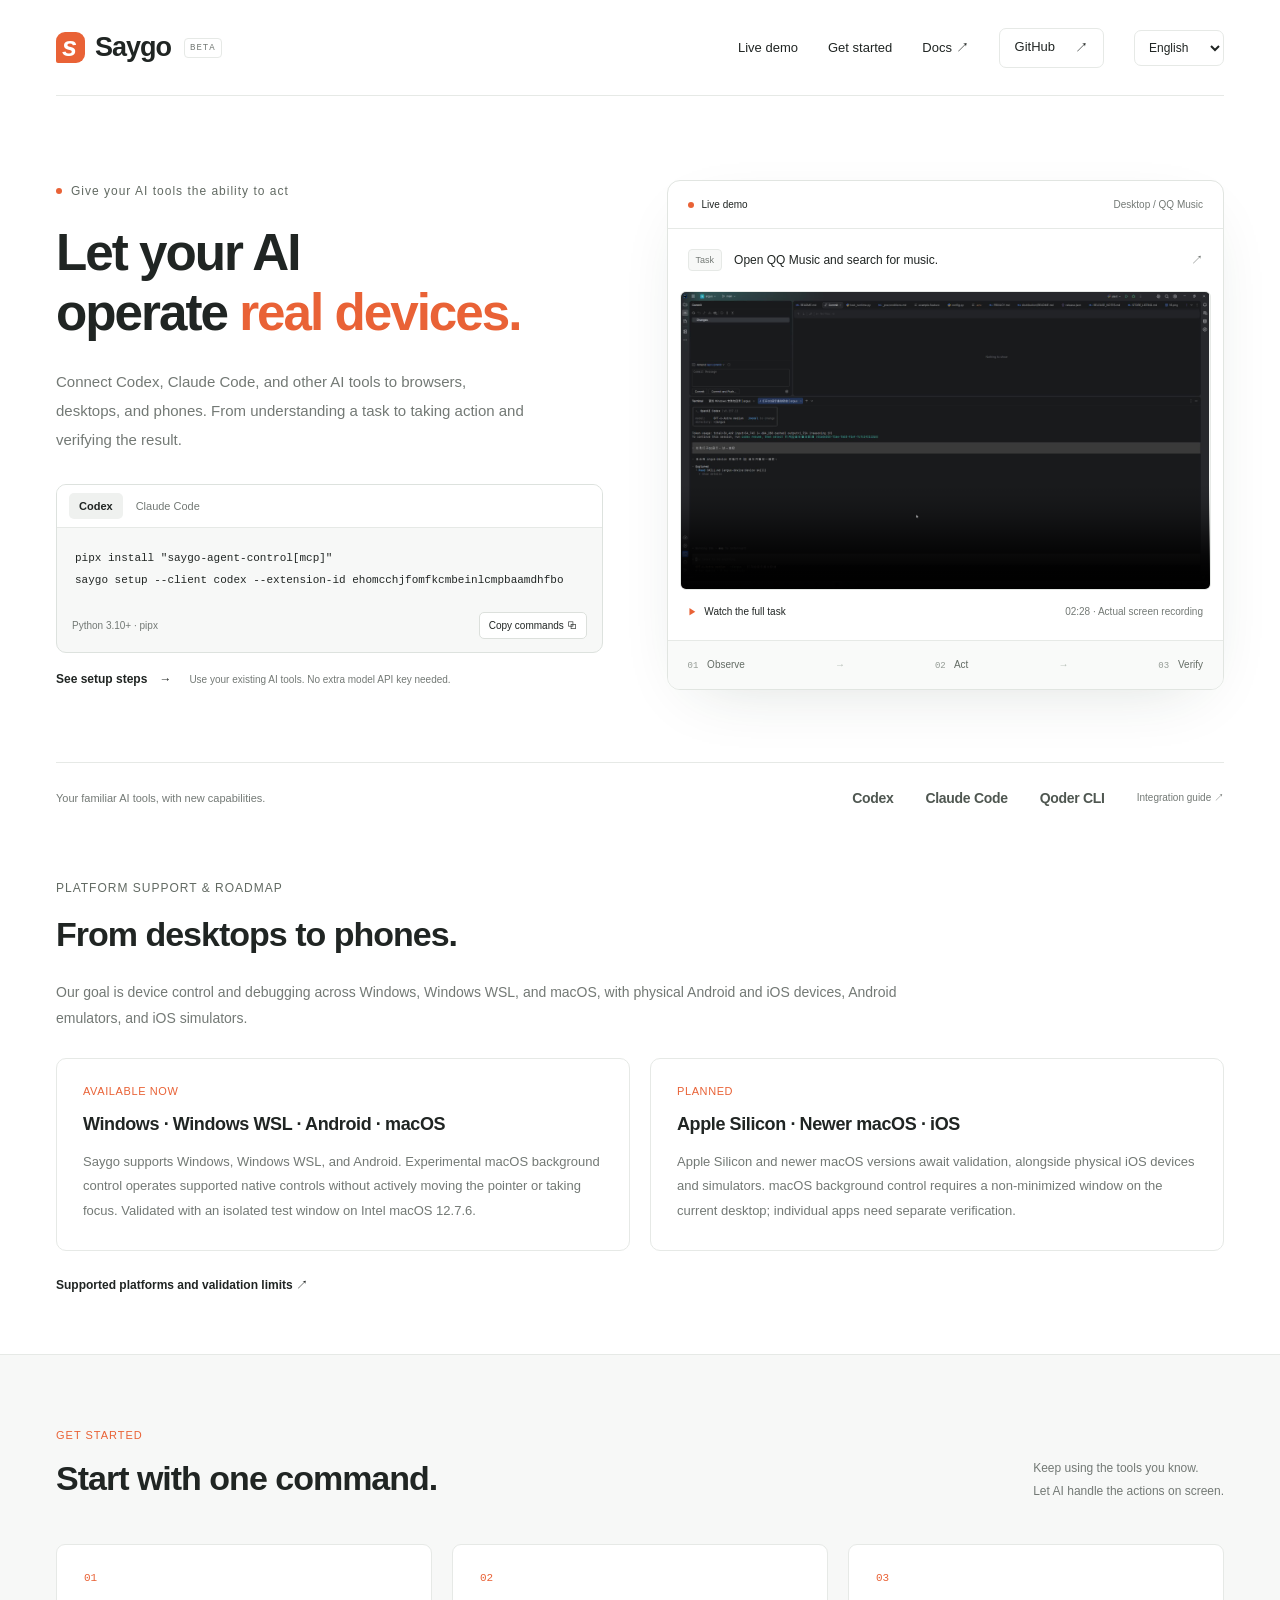
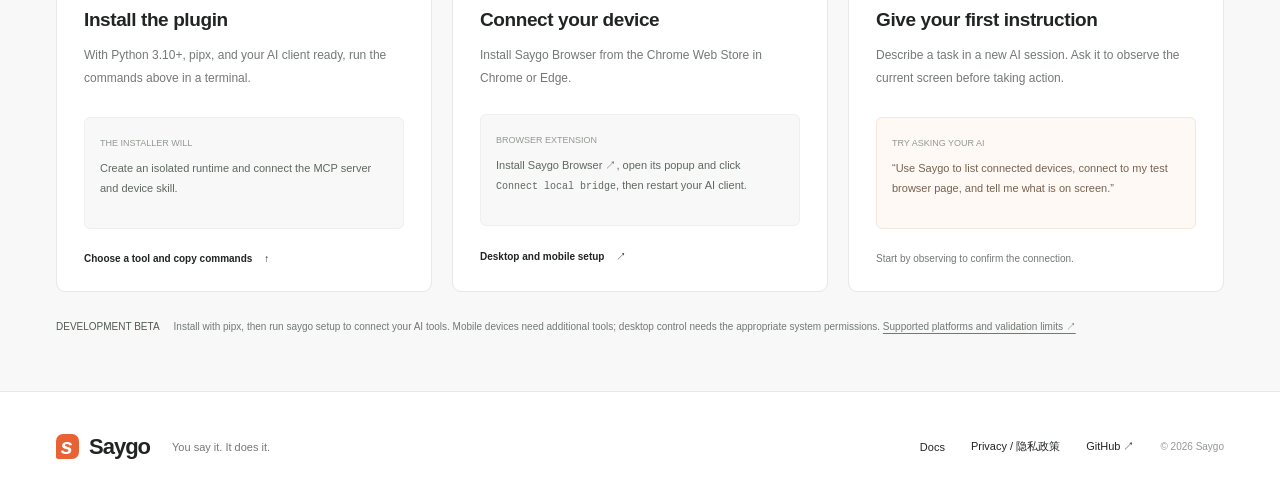
<file: website-project/index.html>
<!doctype html>
<html lang="zh-CN">
<head>
  <meta charset="UTF-8">
  <meta name="viewport" content="width=device-width, initial-scale=1">
  <meta name="description" content="为 Codex、Claude Code 等 AI 工具连接浏览器、桌面和手机。通过命令行安装 Saygo 插件，让 AI 观察界面、执行操作并确认结果。">
  <title>Saygo — 让你的 AI，操作真实设备。</title>
  <link rel="canonical" href="https://saygo.work/">
  <link rel="icon" href="favicon.svg" type="image/svg+xml">
  <meta property="og:type" content="website">
  <meta property="og:site_name" content="Saygo">
  <meta property="og:title" content="Saygo — 让你的 AI，操作真实设备。">
  <meta property="og:description" content="为 Codex、Claude Code 等 AI 工具连接浏览器、桌面和手机。">
  <meta property="og:url" content="https://saygo.work/">
  <link rel="stylesheet" href="styles.css">
  <script src="site-config.js" defer></script>
  <script src="i18n.js" defer></script>
  <script src="app.js" defer></script>
</head>
<body>
<a class="skip-link" href="#main" data-i18n="skip">跳到主要内容</a>
<header class="navigation wrap">
  <a class="brand" href="#" aria-label="Saygo 首页" data-i18n-aria="homeLabel"><span class="brand-icon" aria-hidden="true">s</span>Saygo<span class="beta">BETA</span></a>
  <nav aria-label="主导航" data-i18n-aria="navLabel">
    <a href="#film" data-i18n="navDemo">实机演示</a><a href="#quickstart" data-i18n="navStart">接入指南</a><a class="desktop-link" href="https://github.com/WilliamSkyWalker/saygo/blob/main/docs/agent-control.md" data-i18n="navDocs">文档 ↗</a><a class="github-link" href="https://github.com/WilliamSkyWalker/saygo">GitHub <span aria-hidden="true">↗</span></a>
    <label class="language-picker"><span class="sr-only" data-i18n="languageLabel">选择语言</span><select id="site-language"><option value="zh" lang="zh-CN">简体中文</option><option value="en" lang="en">English</option></select></label>
  </nav>
</header>
<main id="main">
  <section class="hero wrap" aria-labelledby="hero-title">
    <div class="hero-copy">
      <p class="eyebrow" data-i18n-html="eyebrow"><span class="status-dot"></span> 为你的 AI 工具扩展行动能力</p>
      <h1 id="hero-title" data-i18n-html="heroTitle">让你的 AI，<br>操作<span>真实设备。</span></h1>
      <p class="hero-description" data-i18n="heroDescription">为 Codex、Claude Code 等 AI 工具连接浏览器、桌面和手机。从理解任务，到执行操作，再到确认结果。</p>
      <div class="install-box" aria-label="插件安装命令" data-i18n-aria="installLabel">
        <div class="install-controls">
          <div class="client-switch" role="group" aria-label="选择 AI 工具" data-i18n-aria="clientLabel"><button type="button" data-client="codex" aria-pressed="true">Codex</button><button type="button" data-client="claude" aria-pressed="false">Claude Code</button></div>
          <label class="os-picker"><span class="sr-only" data-i18n="chooseOS">选择操作系统</span><select id="install-os"><option value="unix">macOS / Linux / WSL</option><option value="windows">Windows</option></select></label>
        </div>
        <div class="code-area"><pre tabindex="0" aria-label="安装命令" data-i18n-aria="commandLabel"><code id="install-command">pipx install "saygo-agent-control[mcp]"
saygo setup --client codex --extension-id ehomcchjfomfkcmbeinlcmpbaamdhfbo</code></pre></div>
        <div class="install-bottom"><span id="install-requirements">Python 3.10+ · pipx</span><button class="copy-button" id="copy-command" type="button" data-i18n-html="copy">复制命令 <span aria-hidden="true">⧉</span></button></div>
        <p class="sr-only" id="copy-status" role="status" aria-live="polite"></p>
      </div>
      <noscript><p class="small-note">以上为 Codex 安装命令，其他客户端请查看<a href="https://github.com/WilliamSkyWalker/saygo#programming-agent-setup">安装文档</a>。</p></noscript>
      <div class="hero-links"><a class="text-link" href="#quickstart" data-i18n-html="startLink">查看接入步骤 <span aria-hidden="true">→</span></a><span data-i18n="noKey">沿用现有 AI 工具，无需另配模型 API Key</span></div>
    </div>
    <div class="demo" id="film">
      <div class="demo-heading"><span data-i18n-html="demoHeading"><i class="status-dot"></i> 实机演示</span><span data-i18n="demoPlatform">桌面 / QQ 音乐</span></div>
      <div class="demo-request"><span class="request-label" data-i18n="taskLabel">任务</span><p data-i18n="demoTask">打开 QQ 音乐，并搜索作品。</p><span aria-hidden="true">↗</span></div>
      <div class="player-shell"><video id="video" controls playsinline preload="none" poster="public/videos/poster.jpg" src="public/videos/brand.mp4" aria-label="Saygo 操作 QQ 音乐完整实机演示" data-i18n-aria="videoLabel"></video><div id="video-error" hidden role="status" data-i18n-html="videoError">视频暂时无法播放。<a href="public/videos/brand.mp4">打开视频文件 ↗</a></div></div>
      <div class="demo-caption"><span data-i18n-html="watch"><span class="play-mark" aria-hidden="true">▶</span> 观看完整操作过程</span><span data-i18n="recording">02:28 · 真实录屏</span></div>
      <div class="demo-workflow" aria-label="工作流程" data-i18n-aria="workflowLabel"><span data-i18n-html="observe"><b>01</b> 观察界面</span><i aria-hidden="true">→</i><span data-i18n-html="act"><b>02</b> 执行操作</span><i aria-hidden="true">→</i><span data-i18n-html="verify"><b>03</b> 确认结果</span></div>
    </div>
  </section>
  <div class="compatibility wrap"><span data-i18n="compatibility">你熟悉的 AI 工具，多一种能力。</span><div><b>Codex</b><b>Claude Code</b><b>Qoder CLI</b><a href="https://github.com/WilliamSkyWalker/saygo/blob/main/distribution/README.md" data-i18n="integrations">查看接入说明 ↗</a></div></div>
  <section class="platforms wrap" id="platforms" aria-labelledby="platform-title">
    <p class="eyebrow" data-i18n="platformLabel">平台支持与计划</p>
    <h2 id="platform-title" data-i18n="platformTitle">从桌面到手机，持续扩展。</h2>
    <p class="platform-intro" data-i18n="platformIntro">面向 Windows、Windows WSL 和 macOS，覆盖 Android、iOS 真机与模拟器的设备操控与调试。</p>
    <div class="platform-grid">
      <article class="platform-card"><p class="platform-status" data-i18n="availableLabel">当前已可用</p><h3 data-i18n="availableTitle">Windows · Windows WSL · Android · macOS</h3><p data-i18n="availableDetail">已支持 Windows、Windows WSL 和 Android；macOS 新增实验性后台控制，可操作受支持的原生控件，不主动抢占鼠标或前台。已在 Intel Mac、macOS 12.7.6 的独立测试窗口验证。</p></article>
      <article class="platform-card"><p class="platform-status" data-i18n="plannedLabel">后续计划</p><h3 data-i18n="plannedTitle">Apple Silicon · 新版 macOS · iOS</h3><p data-i18n="plannedDetail">后续将验证 Apple Silicon 与新版 macOS 的兼容性，并继续适配和实测 iOS 真机与模拟器。macOS 后台模式暂不支持最小化或其他桌面的窗口，具体应用需单独验证。</p></article>
    </div>
    <a class="text-link" href="https://github.com/WilliamSkyWalker/saygo#platforms-and-validation-limits" data-i18n="platformDocs">查看平台支持与验证范围 ↗</a>
  </section>
  <section class="quickstart" id="quickstart" aria-labelledby="quickstart-title">
    <div class="wrap">
      <div class="section-heading"><div><p class="eyebrow" data-i18n="quickstartLabel">快速接入</p><h2 id="quickstart-title" data-i18n="quickstartTitle">从第一条命令开始。</h2></div><p data-i18n-html="quickstartIntro">继续使用熟悉的工具。<br>把屏幕上的操作，交给 AI。</p></div>
      <div class="steps">
        <article class="step"><span class="step-number">01</span><h3 data-i18n="stepInstall">安装插件</h3><p><span id="setup-requirements" data-i18n="setupRequirementsPypi">准备好 Python 3.10+、pipx 和对应的 AI 客户端，在终端运行上方命令。</span></p><div class="step-detail"><span class="detail-label" data-i18n="installerDoes">安装器会完成</span><p data-i18n="installerDetail">创建独立运行环境，接入 MCP 与操作 Skill。</p></div><a class="text-link" href="#hero-title" data-i18n-html="chooseCopy">选择工具并复制命令 <span aria-hidden="true">↑</span></a></article>
        <article class="step"><span class="step-number">02</span><h3 data-i18n="stepConnect">连接你的设备</h3><p data-i18n="connectDetail">从 Chrome 网上应用店安装 Saygo Browser，支持 Chrome 和 Edge。</p><div class="step-detail"><span class="detail-label" data-i18n="extensionLabel">浏览器扩展</span><p data-i18n-html="extensionDetail"><a href="https://chromewebstore.google.com/detail/ehomcchjfomfkcmbeinlcmpbaamdhfbo">安装 Saygo Browser ↗</a>，打开弹窗点击 <code>Connect local bridge</code>，然后重启 AI 客户端。</p></div><a class="text-link" href="https://github.com/WilliamSkyWalker/saygo/blob/main/docs/agent-control.md" data-i18n-html="deviceDocs">桌面和手机接入说明 <span aria-hidden="true">↗</span></a></article>
        <article class="step"><span class="step-number">03</span><h3 data-i18n="stepPrompt">发出第一条指令</h3><p data-i18n="promptDetail">在新的 AI 会话中描述任务，让它先查看当前界面，再开始操作。</p><div class="step-detail prompt"><span class="detail-label" data-i18n="tryPrompt">试着对 AI 说</span><p data-i18n="prompt">“使用 Saygo 查看已连接的设备，连接我的测试浏览器页面，告诉我屏幕上有什么。”</p></div><span class="step-note" data-i18n="observeFirst">从观察开始，确认连接成功。</span></article>
      </div>
      <div class="setup-note"><span class="note-label" data-i18n="betaNote">开发测试版</span><p><span id="install-mode-note" data-i18n="installNotePypi">通过 pipx 安装，再运行 saygo setup 接入 AI 工具。</span><span data-i18n="platformNote">手机需要额外工具链，桌面控制需要相应系统权限。</span><a href="https://github.com/WilliamSkyWalker/saygo#platforms-and-validation-limits" data-i18n="platformDocs">查看平台支持与验证范围 ↗</a></p></div>
    </div>
  </section>
</main>
<footer class="wrap"><a class="brand" href="#"><span class="brand-icon" aria-hidden="true">s</span>Saygo</a><span data-i18n="tagline">你说，它做。</span><div><a href="https://github.com/WilliamSkyWalker/saygo/blob/main/docs/agent-control.md" data-i18n="footerDocs">文档</a><a href="privacy.html">Privacy / 隐私政策</a><a href="https://github.com/WilliamSkyWalker/saygo">GitHub ↗</a><span>© <span id="year">2026</span> Saygo</span></div></footer>
</body>
</html>
</file>
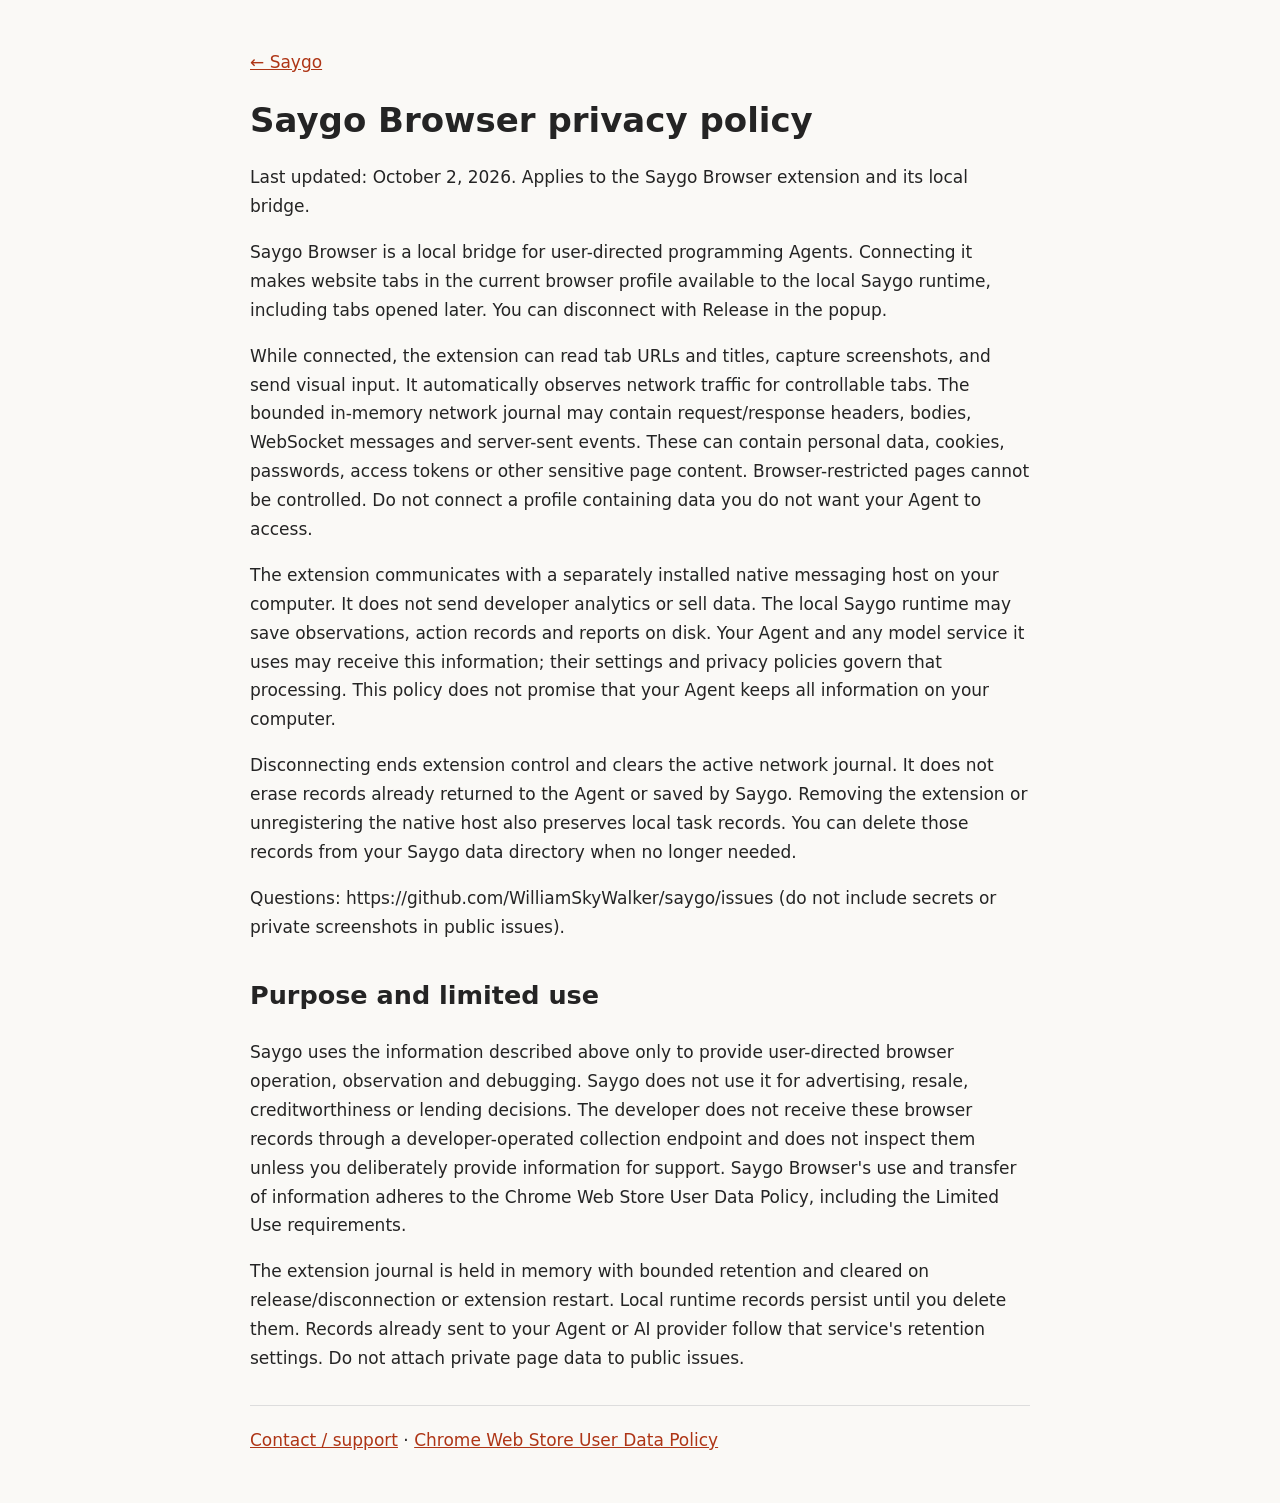
<file: website-project/privacy.html>
<!doctype html>
<html lang="en"><head><meta charset="utf-8"><meta name="viewport" content="width=device-width,initial-scale=1"><title>Saygo Browser Privacy Policy</title><link rel="icon" href="favicon.svg"><style>body{font:17px/1.7 system-ui,sans-serif;max-width:780px;margin:48px auto;padding:0 24px;color:#242424;background:#faf9f6}a{color:#ae3516}h1{line-height:1.2}h2{margin-top:32px}footer{border-top:1px solid #ddd;margin-top:32px;padding-top:20px}</style></head><body><a href="/">← Saygo</a><main><h1>Saygo Browser privacy policy</h1>
<p>Last updated: October 2, 2026. Applies to the Saygo Browser extension and its local bridge.</p>
<p>Saygo Browser is a local bridge for user-directed programming Agents. Connecting it makes website tabs in the current browser profile available to the local Saygo runtime, including tabs opened later. You can disconnect with Release in the popup.</p>
<p>While connected, the extension can read tab URLs and titles, capture screenshots, and send visual input. It automatically observes network traffic for controllable tabs. The bounded in-memory network journal may contain request/response headers, bodies, WebSocket messages and server-sent events. These can contain personal data, cookies, passwords, access tokens or other sensitive page content. Browser-restricted pages cannot be controlled. Do not connect a profile containing data you do not want your Agent to access.</p>
<p>The extension communicates with a separately installed native messaging host on your computer. It does not send developer analytics or sell data. The local Saygo runtime may save observations, action records and reports on disk. Your Agent and any model service it uses may receive this information; their settings and privacy policies govern that processing. This policy does not promise that your Agent keeps all information on your computer.</p>
<p>Disconnecting ends extension control and clears the active network journal. It does not erase records already returned to the Agent or saved by Saygo. Removing the extension or unregistering the native host also preserves local task records. You can delete those records from your Saygo data directory when no longer needed.</p>
<p>Questions: https://github.com/WilliamSkyWalker/saygo/issues (do not include secrets or private screenshots in public issues).</p>
<h2>Purpose and limited use</h2>
<p>Saygo uses the information described above only to provide user-directed browser operation, observation and debugging. Saygo does not use it for advertising, resale, creditworthiness or lending decisions. The developer does not receive these browser records through a developer-operated collection endpoint and does not inspect them unless you deliberately provide information for support. Saygo Browser&#x27;s use and transfer of information adheres to the Chrome Web Store User Data Policy, including the Limited Use requirements.</p>
<p>The extension journal is held in memory with bounded retention and cleared on release/disconnection or extension restart. Local runtime records persist until you delete them. Records already sent to your Agent or AI provider follow that service&#x27;s retention settings. Do not attach private page data to public issues. </p></main><footer><a href="https://github.com/WilliamSkyWalker/saygo/issues">Contact / support</a> · <a href="https://developer.chrome.com/docs/webstore/program-policies/user-data-faq">Chrome Web Store User Data Policy</a></footer></body></html>
</file>
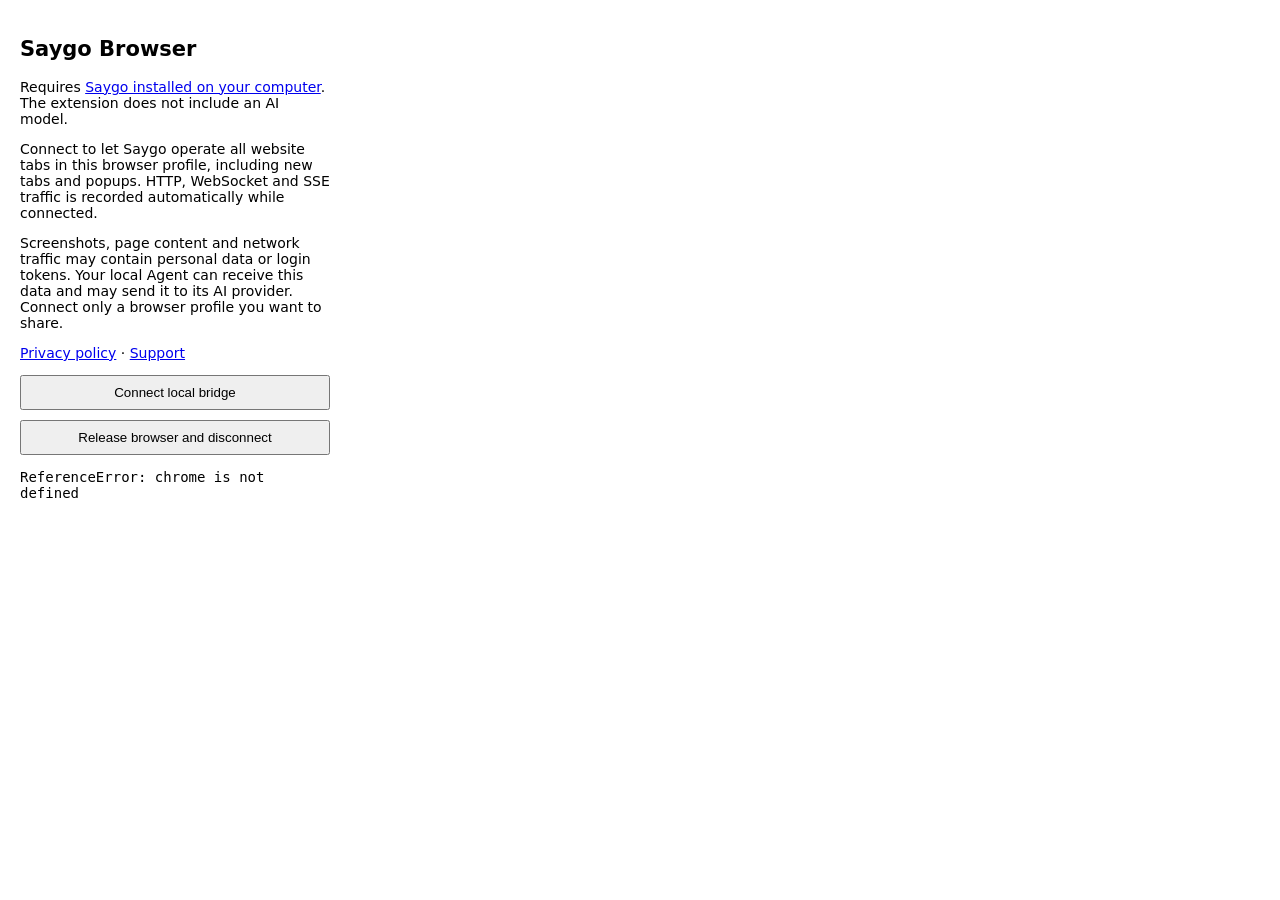
<file: extensions/saygo-browser/popup.html>
<!doctype html>
<html lang="en"><meta charset="utf-8"><title>Saygo Browser</title>
<style>body{font:14px system-ui;width:310px;padding:12px}button{display:block;margin:10px 0;padding:8px;width:100%}pre{white-space:pre-wrap;overflow-wrap:anywhere}</style>
<h2>Saygo Browser</h2>
<p>Requires <a href="https://saygo.work/" target="_blank" rel="noopener noreferrer">Saygo installed on your computer</a>. The extension does not include an AI model.</p>
<p>Connect to let Saygo operate all website tabs in this browser profile, including new tabs and popups. HTTP, WebSocket and SSE traffic is recorded automatically while connected.</p>
<p>Screenshots, page content and network traffic may contain personal data or login tokens. Your local Agent can receive this data and may send it to its AI provider. Connect only a browser profile you want to share.</p>
<p><a href="https://saygo.work/privacy.html" target="_blank" rel="noopener noreferrer">Privacy policy</a> · <a href="https://github.com/WilliamSkyWalker/saygo/issues" target="_blank" rel="noopener noreferrer">Support</a></p>
<button id="connect">Connect local bridge</button>
<button id="release">Release browser and disconnect</button>
<pre id="status"></pre><script src="popup.js"></script></html>
</file>
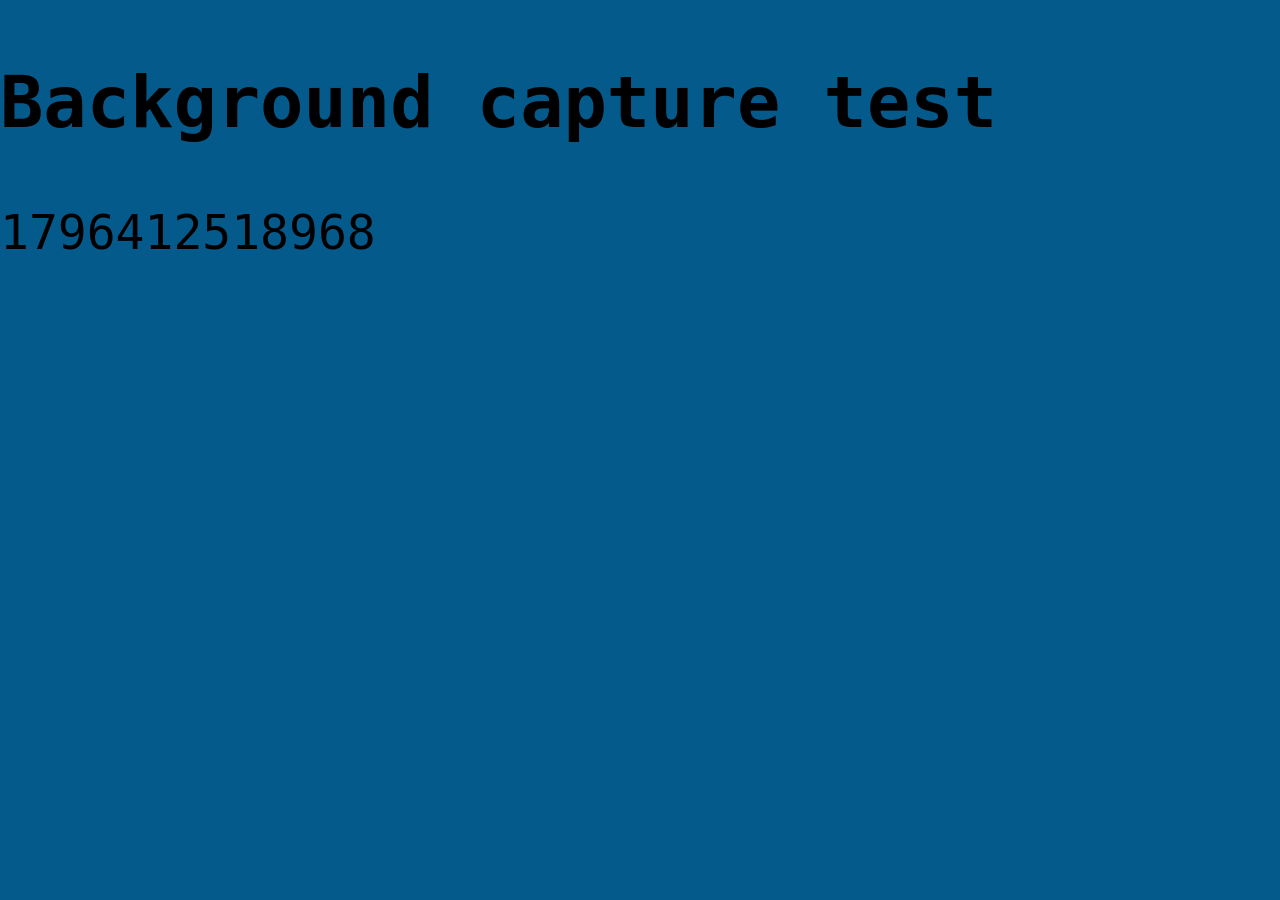
<file: tests/extension_demo/capture_fixture.html>
<!doctype html>
<meta charset="utf-8">
<title>Screenshot freshness fixture</title>
<style>body { margin: 0; font: 48px monospace; }</style>
<h2>Background capture test</h2>
<div id="clock"></div>
<script>
// A changing image distinguishes fresh captures from cached frames.
window.captureFixtureTimer = setInterval(() => {
  const now = Date.now();
  document.getElementById('clock').textContent = now;
  document.body.style.background = `rgb(${Math.floor(now / 100) % 256},90,140)`;
}, 100);
</script>
</file>
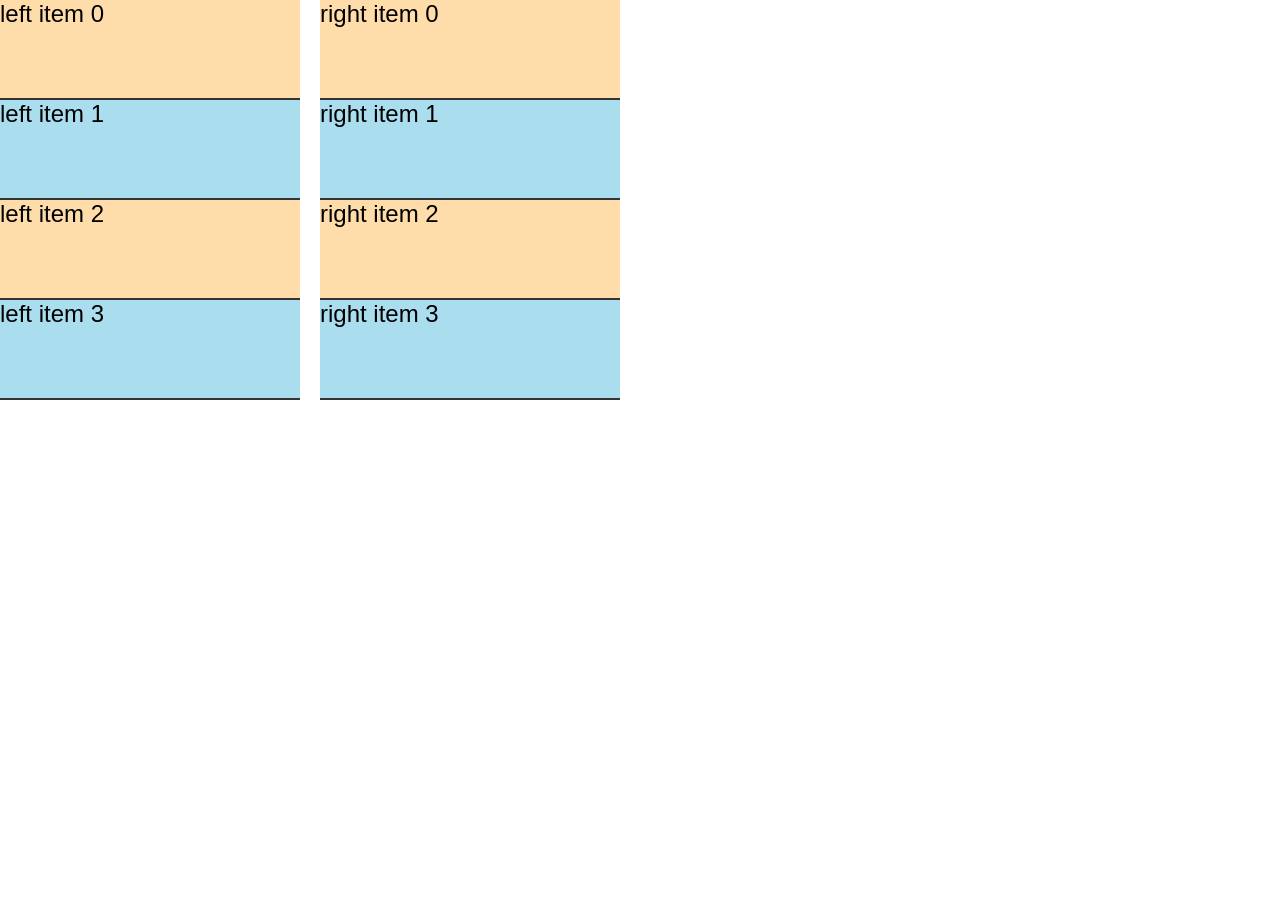
<file: tests/extension_demo/scroll_fixture.html>
<!doctype html><meta charset="utf-8"><title>Scrolling fixture</title>
<style>
body { margin:0; display:flex; gap:20px; overflow:hidden; }
.pane { width:300px; height:400px; overflow:auto; overscroll-behavior:contain; }
.row { height:100px; box-sizing:border-box; border-bottom:2px solid #333; font:24px sans-serif; }
</style>
<div class="pane" id="left"></div><div class="pane" id="right"></div>
<script>
for (const id of ['left','right']) for (let i=0;i<30;i++) {
  const row=document.createElement('div'); row.className='row';
  row.textContent=`${id} item ${i}`; row.style.background=i%2?'#ade':'#fda';
  document.getElementById(id).appendChild(row);
}
</script>
</file>
<file: website-project/styles.css>
:root{color-scheme:light;--ink:#202523;--muted:#737975;--orange:#e96236;--line:#e6e9e6;--soft:#f7f8f7;font-family:Inter,-apple-system,BlinkMacSystemFont,"Segoe UI","PingFang SC","Microsoft YaHei",sans-serif;scroll-behavior:smooth;scroll-padding-top:32px}*{box-sizing:border-box}body{margin:0;color:var(--ink);background:#fff;-webkit-font-smoothing:antialiased}a{color:inherit;text-decoration:none}button,select{font:inherit}button,a,select{-webkit-tap-highlight-color:transparent}button{cursor:pointer}a:focus-visible,button:focus-visible,select:focus-visible,pre:focus-visible,video:focus-visible{outline:2px solid var(--orange);outline-offset:5px}a:hover{color:var(--orange)}.wrap{max-width:1320px;width:calc(100% - 112px);margin-inline:auto}.navigation{height:96px;display:flex;align-items:center;justify-content:space-between;border-bottom:1px solid var(--line)}.brand{display:inline-flex;align-items:center;gap:10px;font-weight:750;letter-spacing:-1px;font-size:27px}.brand-icon{display:grid;place-items:center;background:var(--orange);color:#fff;width:29px;height:31px;border-radius:9px 9px 9px 2px;font-size:27px;font-style:italic;line-height:1;padding-right:3px}.beta{font:9px ui-monospace,monospace;letter-spacing:1px;border:1px solid var(--line);border-radius:4px;padding:4px 5px;color:var(--muted);margin-left:3px}nav{display:flex;gap:30px;align-items:center;font-size:13px}.github-link{border:1px solid var(--line);border-radius:7px;padding:10px 15px;display:flex;gap:20px}.hero{display:grid;grid-template-columns:1fr 1.02fr;align-items:center;gap:64px;padding-block:84px 72px}.hero-copy{min-width:0}.eyebrow{font-size:12px;letter-spacing:1px;margin:0 0 25px;display:flex;align-items:center;gap:9px;color:#626a63}.status-dot{display:inline-block;width:6px;height:6px;background:var(--orange);border-radius:50%;flex-shrink:0}h1{font-size:clamp(40px,4vw,58px);line-height:1.28;letter-spacing:-2.5px;font-weight:650;margin:0 0 23px}h1 span{color:var(--orange)}.hero-description{font-size:15px;line-height:1.95;max-width:470px;margin:0 0 30px;color:#737975}.install-box{border:1px solid #dde2de;border-radius:10px;overflow:hidden;background:var(--soft)}.install-controls{display:flex;align-items:center;justify-content:space-between;border-bottom:1px solid var(--line);gap:8px;padding:8px 12px;background:#fff}.client-switch{display:flex;gap:3px}.client-switch button{border:0;background:transparent;color:var(--muted);border-radius:5px;padding:7px 10px;font-size:11px;white-space:nowrap}.client-switch button[aria-pressed=true]{color:var(--ink);background:#eff1ef;font-weight:650}.os-picker select{border:0;background:transparent;max-width:158px;font-size:10px;color:#626a63;padding:6px 0;cursor:pointer}.code-area{padding:19px 18px 12px}pre{margin:0;overflow:auto;font:11px/2 ui-monospace,SFMono-Regular,Consolas,"Liberation Mono",monospace;white-space:pre;tab-size:2}code{font-family:ui-monospace,SFMono-Regular,Consolas,"Liberation Mono",monospace}.install-bottom{padding:9px 15px 13px;display:flex;justify-content:space-between;gap:8px;align-items:center}.install-bottom>span{font-size:10px;color:var(--muted)}.copy-button{border:1px solid #dce0dc;background:#fff;border-radius:5px;padding:7px 9px;display:flex;align-items:center;gap:10px;font-size:10px;color:var(--ink)}.copy-button:hover{border-color:var(--orange);color:var(--orange)}.hero-links{display:flex;align-items:center;gap:18px;flex-wrap:wrap;margin-top:19px}.text-link{font-size:12px;font-weight:550;display:inline-flex;align-items:center;gap:12px}.hero-links>span{font-size:10px;color:var(--muted)}.demo{min-width:0;border:1px solid #e1e5e1;border-radius:13px;background:#fff;box-shadow:0 20px 65px -30px #22392b30;overflow:hidden;scroll-margin-top:35px}.demo-heading{display:flex;justify-content:space-between;align-items:center;padding:18px 20px;border-bottom:1px solid var(--line);font-size:10px;color:var(--muted)}.demo-heading>span:first-child{display:flex;gap:8px;align-items:center;color:var(--ink)}.demo-request{display:flex;align-items:center;gap:12px;padding:20px;font-size:12px}.request-label{font-size:9px;padding:5px 7px;background:var(--soft);border:1px solid var(--line);border-radius:4px;color:var(--muted)}.demo-request p{margin:0;line-height:1.7}.demo-request>span:last-child{margin-left:auto;color:var(--muted)}.player-shell{margin:0 12px;aspect-ratio:16/9;border:1px solid var(--line);border-radius:6px;overflow:hidden;background:#f0f2f0;position:relative}video{display:block;width:100%;height:100%;object-fit:contain}.demo-caption{padding:16px 20px 21px;display:flex;justify-content:space-between;gap:10px;font-size:10px;color:var(--muted)}.demo-caption>span:first-child{color:var(--ink)}.play-mark{color:var(--orange);font-size:9px;margin-right:5px}.demo-workflow{display:flex;justify-content:space-between;align-items:center;gap:8px;padding:18px 20px;background:#f9faf9;border-top:1px solid var(--line);font-size:10px;color:#646c65}.demo-workflow b{font:9px ui-monospace,monospace;margin-right:6px;color:#949b95}.demo-workflow i{font-style:normal;color:#b4bcb5}.compatibility{padding-block:27px;border-top:1px solid var(--line);display:flex;justify-content:space-between;align-items:center;gap:24px;font-size:11px;color:var(--muted)}.compatibility>div{display:flex;align-items:center;gap:32px}.compatibility b{font-size:14px;font-weight:550;letter-spacing:-.3px;color:#4f5751}.compatibility a{font-size:10px}.quickstart{background:var(--soft);border-block:1px solid var(--line);padding:74px 0 55px}.section-heading{display:flex;justify-content:space-between;align-items:flex-end;gap:25px;margin-bottom:42px}.section-heading .eyebrow{color:var(--orange);margin-bottom:14px;font-size:11px}h2{margin:0;font-size:34px;line-height:1.4;font-weight:600;letter-spacing:-1px}.section-heading>p{margin:0;color:var(--muted);font-size:12px;line-height:1.9}.steps{display:grid;grid-template-columns:repeat(3,minmax(0,1fr));gap:20px}.step{padding:27px;background:#fff;border:1px solid var(--line);border-radius:9px;display:flex;flex-direction:column;align-items:flex-start}.step-number{font:11px ui-monospace,monospace;color:var(--orange);margin-bottom:25px}h3{font-weight:600;font-size:19px;margin:0 0 13px;letter-spacing:-.4px}.step>p{font-size:12px;color:var(--muted);line-height:1.9;margin:0 0 24px}.step-detail{width:100%;background:var(--soft);border:1px solid #edf0ed;border-radius:6px;padding:14px 15px;margin-top:auto;min-height:112px}.detail-label{font-size:9px;color:#929992}.step-detail p{font-size:11px;line-height:1.85;margin:8px 0 0;color:#5e6860}.step-detail code{font-size:10px;overflow-wrap:anywhere}.prompt{background:#fff9f5;border-color:#f3e7de}.prompt p{color:#756250}.step>.text-link,.step-note{margin-top:24px;font-size:10px}.step-note{color:var(--muted)}.setup-note{display:flex;align-items:baseline;gap:14px;margin-top:25px;font-size:10px;line-height:1.9;color:var(--muted)}.note-label{white-space:nowrap;color:#505a52}.setup-note p{margin:0}.setup-note a{white-space:nowrap;text-decoration:underline;text-underline-offset:3px}footer{display:flex;align-items:center;gap:22px;min-height:110px}footer .brand{font-size:22px}footer .brand-icon{width:23px;height:25px;font-size:22px;border-radius:7px 7px 7px 2px}footer>span{font-size:11px;color:var(--muted)}footer>div{margin-left:auto;display:flex;gap:26px;align-items:center;font-size:11px}footer>div>span{font-size:10px;color:#929992}.sr-only{position:absolute;width:1px;height:1px;padding:0;margin:-1px;overflow:hidden;clip:rect(0,0,0,0);white-space:nowrap;border:0}.skip-link{position:fixed;top:10px;left:10px;transform:translateY(-160%);background:#fff;padding:12px;z-index:10}.skip-link:focus{transform:none}#video-error{position:absolute;inset:0;background:var(--soft);padding:25px;align-content:center;text-align:center;font-size:12px;line-height:2}#video-error a{display:block;text-decoration:underline}.small-note{font-size:11px;line-height:1.8}.small-note a{text-decoration:underline}[hidden]{display:none!important}@media(min-width:1600px){.hero{padding-block:100px 90px;gap:85px}}@media(max-width:1100px){.wrap{width:calc(100% - 64px)}.hero{gap:30px;padding-block:65px 55px}h1{font-size:44px}.install-controls{flex-wrap:wrap}.hero-description{font-size:14px}.hero-links{gap:10px}.step{padding:22px}.compatibility>div{gap:22px}.demo-workflow{padding-inline:15px;font-size:9px}}@media(max-width:800px){.hero{grid-template-columns:1fr;gap:40px;max-width:620px;padding-top:50px}h1{font-size:52px}.hero-description{max-width:490px}.install-controls{flex-wrap:nowrap}.demo{width:100%}.compatibility{align-items:flex-start;flex-direction:column;gap:20px}.compatibility>div{flex-wrap:wrap;gap:18px 28px}.steps{grid-template-columns:1fr}.step{display:grid;grid-template-columns:36px 1fr;column-gap:15px;padding:25px}.step-number{grid-column:1;grid-row:1;margin-top:5px}.step>h3,.step>p,.step-detail,.step>.text-link,.step-note{grid-column:2}.step-detail{min-height:0}.step>p{margin-bottom:18px}.step>.text-link,.step-note{margin-top:17px}.quickstart{padding-block:48px}.section-heading{margin-bottom:28px}h2{font-size:30px}footer{flex-wrap:wrap;gap:15px;padding-block:28px}footer>div{gap:20px}.desktop-link{display:none}}@media(max-width:480px){.wrap{width:calc(100% - 40px)}.navigation{height:78px}.brand{font-size:24px}.brand-icon{width:26px;height:28px;font-size:24px}.beta{font-size:8px;padding:3px}.navigation nav{gap:16px;font-size:11px}.navigation nav>a:first-child{display:none}.github-link{padding:7px 10px;gap:9px}.hero{padding-top:40px;padding-bottom:37px;gap:32px}.eyebrow{font-size:10px;margin-bottom:22px}h1{font-size:43px;letter-spacing:-2px}.hero-description{font-size:13px;margin-bottom:24px}.install-controls{padding:8px;gap:4px}.client-switch button{font-size:10px;padding:7px 8px}.os-picker select{max-width:143px;font-size:9px}.code-area{padding-inline:12px}pre{font-size:10px}.install-bottom{padding-inline:12px}.install-bottom>span{font-size:9px}.hero-links{align-items:flex-start;flex-direction:column;gap:12px}.hero-links>span{font-size:10px}.demo-heading{padding:15px}.demo-request{padding:17px 15px;font-size:11px}.demo-caption{padding:15px;font-size:9px}.demo-workflow{padding:16px 12px;font-size:9px;gap:4px}.demo-workflow b{font-size:8px;margin-right:3px}.compatibility>div{gap:16px 23px}.compatibility b{font-size:13px}.compatibility a{width:100%}.section-heading{align-items:flex-start;flex-direction:column;gap:14px}.section-heading>p br{display:none}h2{font-size:28px}.step{padding:22px 18px;grid-template-columns:25px 1fr;gap:0 10px}.setup-note{gap:10px}footer>div{width:100%;margin:7px 0 0}footer>div>span{margin-left:auto}}@media(prefers-reduced-motion:reduce){:root{scroll-behavior:auto}}

/* Language control stays available on desktop and mobile. */
.language-picker select{border:1px solid var(--line);border-radius:7px;background:#fff;color:var(--ink);padding:9px 10px;font-size:12px;cursor:pointer;max-width:120px}
html[lang="en"] h1{letter-spacing:-2px;line-height:1.18}
html[lang="en"] .demo-caption{flex-wrap:wrap}
html[lang="en"] .setup-note a{white-space:normal}
@media(max-width:1100px){.navigation nav{gap:18px}}
@media(max-width:640px){.navigation{height:auto;min-height:96px;flex-wrap:wrap;gap:16px;padding-block:18px}.navigation nav{width:100%;justify-content:space-between;gap:12px}.language-picker select{font-size:11px;padding:7px 8px}.demo-workflow{flex-wrap:wrap}html[lang="en"] h1{font-size:40px}}

.platforms{padding-block:48px 60px}.platforms>.eyebrow{margin-bottom:16px}.platform-intro{max-width:850px;color:var(--muted);font-size:14px;line-height:1.9;margin:20px 0 26px}.platform-grid{display:grid;grid-template-columns:1fr 1fr;gap:20px;margin-bottom:24px}.platform-card{border:1px solid var(--line);border-radius:10px;padding:26px;min-width:0}.platform-card .platform-status{color:var(--orange);font-size:11px;letter-spacing:.6px;margin:0 0 14px}.platform-card h3{font-size:18px;line-height:1.5;margin:0 0 12px}.platform-card>p:last-child{color:var(--muted);font-size:13px;line-height:1.9;margin:0}@media(max-width:800px){.platform-grid{grid-template-columns:1fr}.platforms{padding-block:36px 44px}}
</file>
